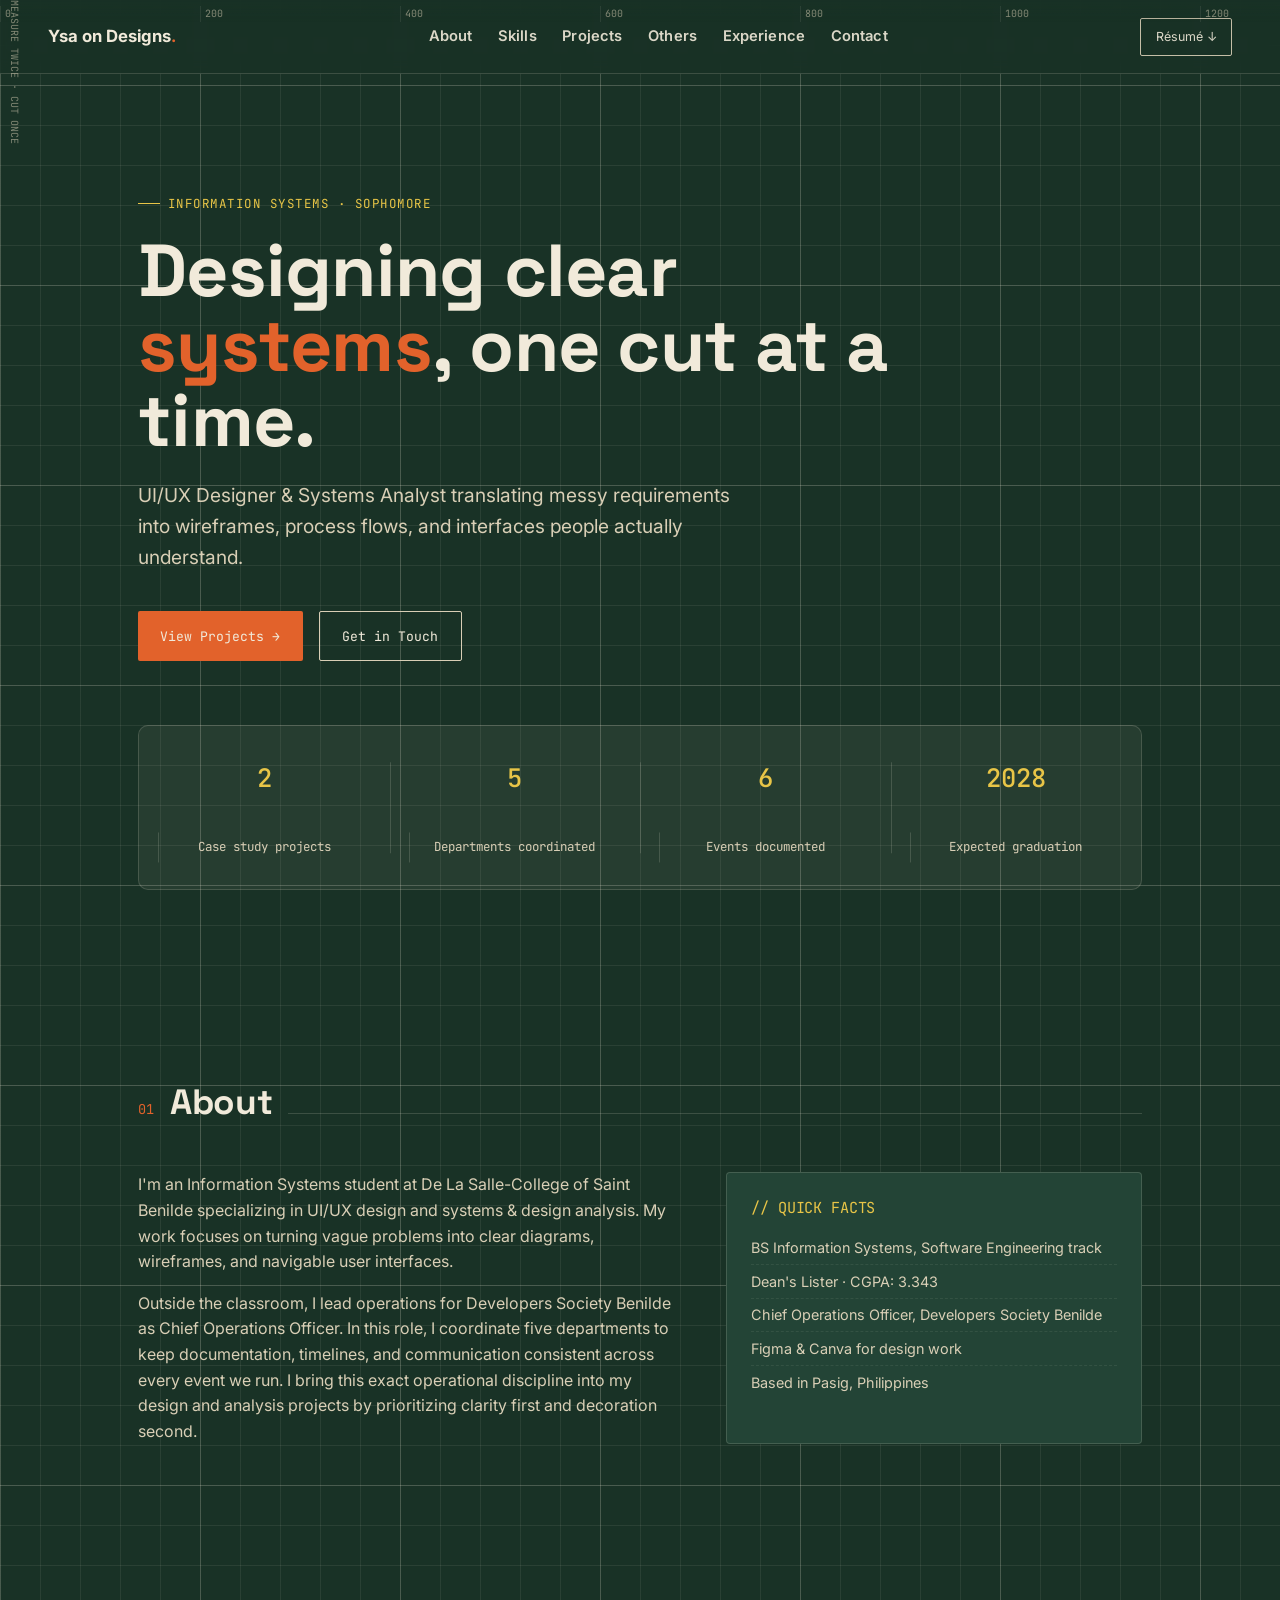
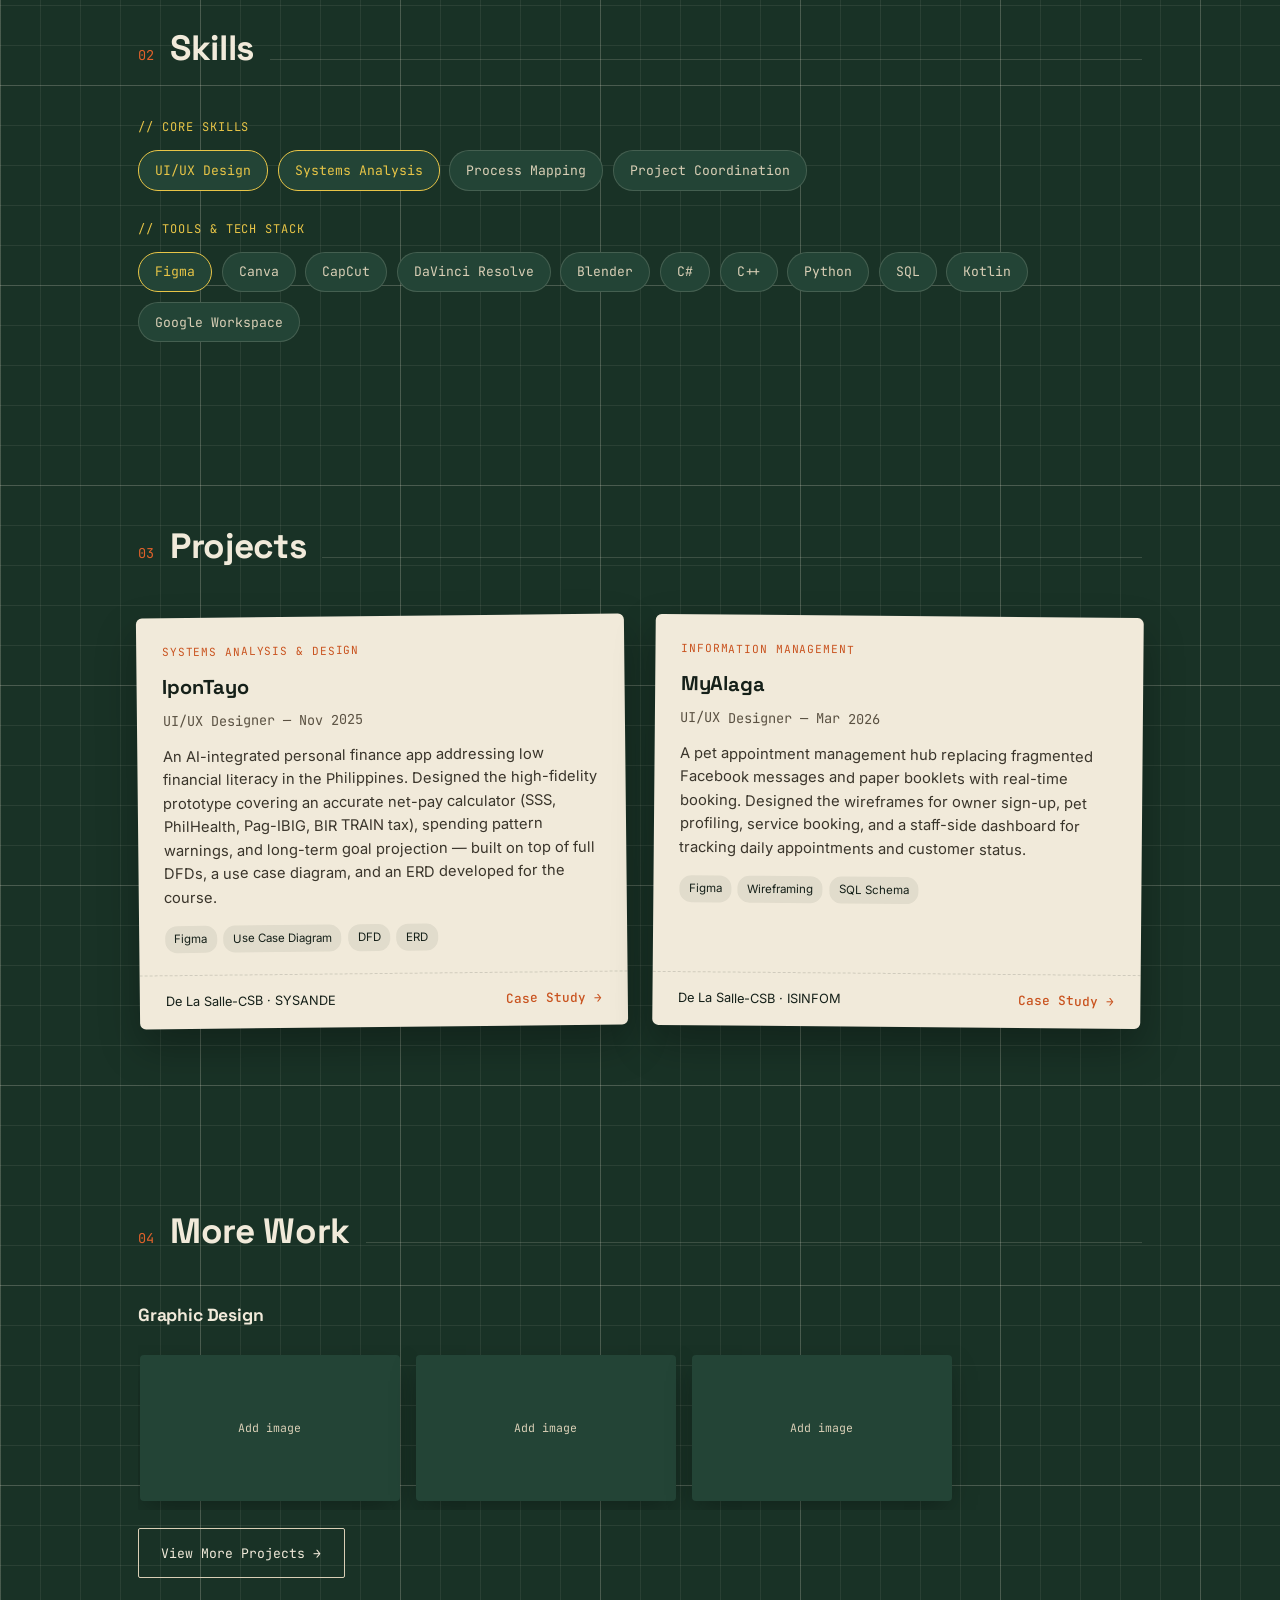
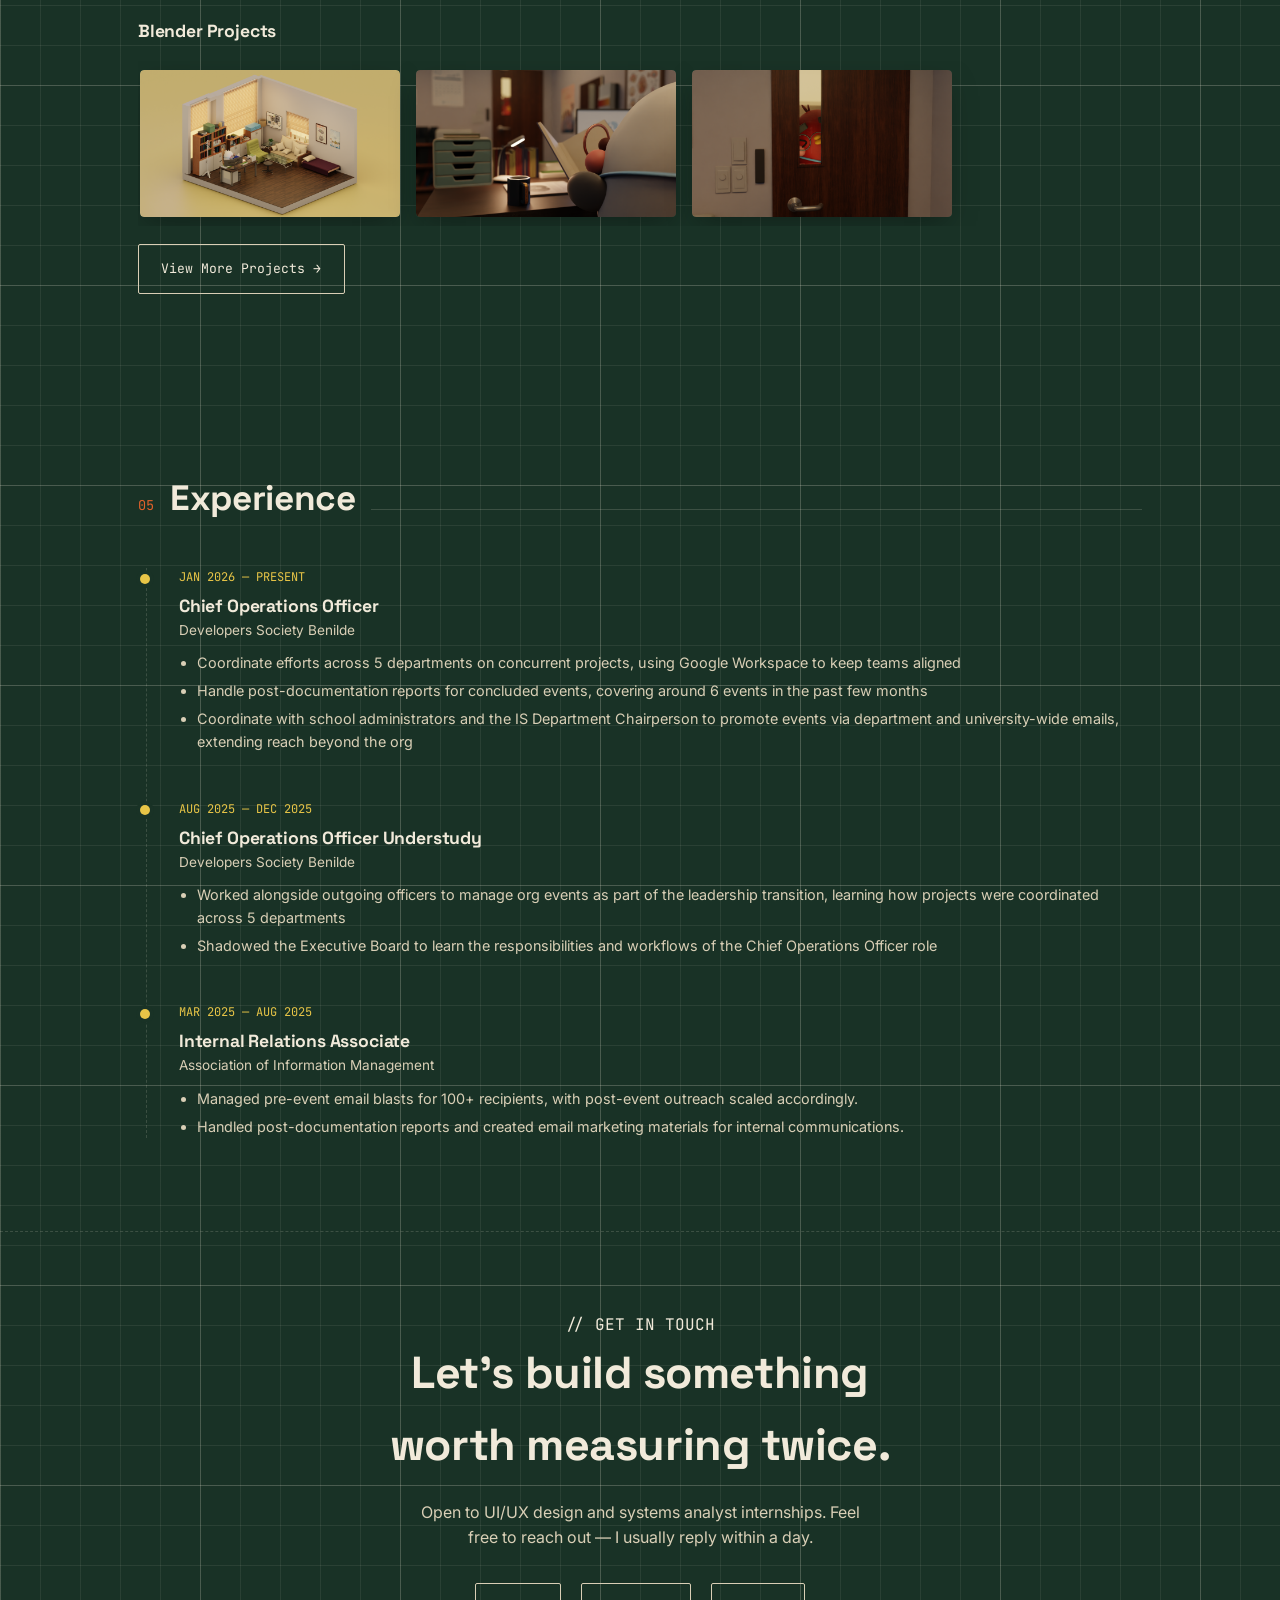
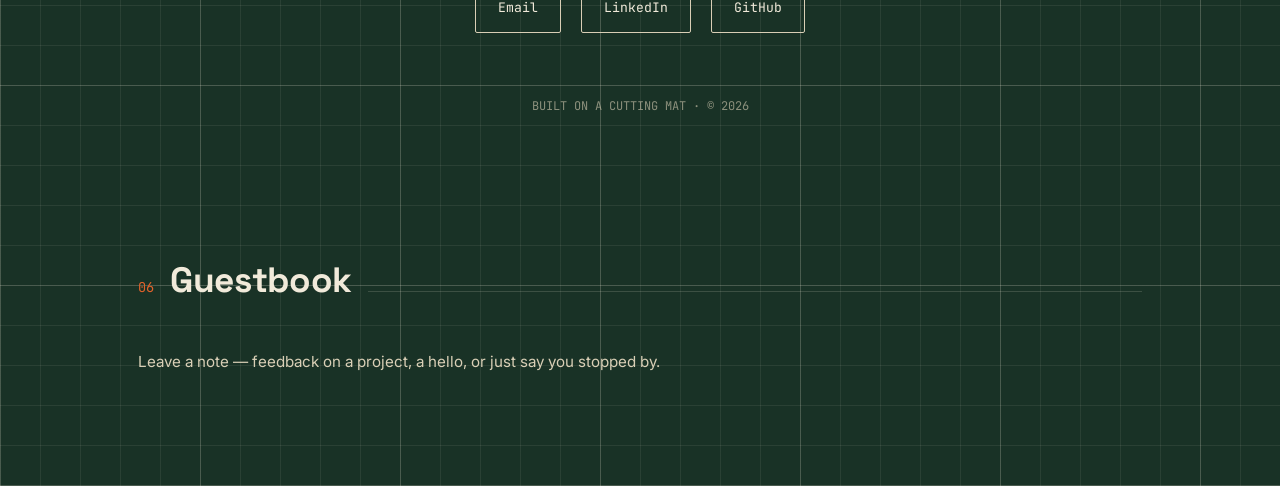
<file: index.html>
<!DOCTYPE html>
<html lang="en">
<head>
<meta charset="UTF-8">
<meta name="viewport" content="width=device-width, initial-scale=1.0">
<title>ysa-on-designs — UI/UX Designer &amp; Systems Analyst</title>
<link rel="preconnect" href="https://fonts.googleapis.com">
<link href="https://fonts.googleapis.com/css2?family=Space+Grotesk:wght@400;500;600;700&family=JetBrains+Mono:wght@400;500&family=Inter:wght@400;500;600&display=swap" rel="stylesheet">
<style>
  :root{
    --mat-dark:#193226;
    --mat-mid:#234436;
    --mat-line:rgba(240,233,216,0.08);
    --mat-line-strong:rgba(240,233,216,0.16);
    --cream:#F1EADA;
    --cream-dim:#D9CFB6;
    --ink:#152019;
    --blade:#E2622B;
    --blade-dim:#c9531f;
    --ruler-yellow:#E8C547;
    --gap:clamp(1.2rem, 4vw, 3rem);
  }
  *{box-sizing:border-box; margin:0; padding:0;}
  html{scroll-behavior:smooth;}
  body{
    background:
      repeating-linear-gradient(0deg, var(--mat-line) 0 1px, transparent 1px 40px),
      repeating-linear-gradient(90deg, var(--mat-line) 0 1px, transparent 1px 40px),
      repeating-linear-gradient(0deg, var(--mat-line-strong) 0 1px, transparent 1px 200px),
      repeating-linear-gradient(90deg, var(--mat-line-strong) 0 1px, transparent 1px 200px),
      var(--mat-dark);
    color:var(--cream);
    font-family:'Inter', sans-serif;
    line-height:1.6;
    -webkit-font-smoothing:antialiased;
  }
  h1,h2,h3{font-family:'Space Grotesk', sans-serif; letter-spacing:-0.01em;}
  .mono{font-family:'JetBrains Mono', monospace;}
  a{color:inherit;}
  ::selection{background:var(--blade); color:var(--cream);}

  .ruler-top, .ruler-left{position:fixed; z-index:50; color:var(--cream-dim); font-size:10px; opacity:.55; pointer-events:none;}
  .ruler-top{top:0; left:0; right:0; height:22px; display:flex; align-items:flex-end; background:linear-gradient(var(--mat-dark), transparent);}
  .ruler-top span{flex:0 0 200px; border-left:1px solid var(--mat-line-strong); padding-left:4px;}
  .ruler-left{top:0; bottom:0; left:0; width:22px; writing-mode:vertical-rl;}
  @media (max-width:700px){.ruler-top,.ruler-left{display:none;}}

  nav{
    position:sticky; top:0; z-index:40;
    display:flex; justify-content:space-between; align-items:center;
    padding:1.1rem var(--gap);
    background:rgba(25,50,38,0.85); backdrop-filter:blur(8px);
    border-bottom:1px solid var(--mat-line-strong);
  }
  nav .brand{font-weight:700; font-size:1.05rem;}
  nav .brand .dot{color:var(--blade);}
  nav ul{list-style:none; display:flex; gap:1.6rem; font-size:.92rem;}
  nav ul a{text-decoration:none; opacity:.9; font-weight:600; letter-spacing:.01em; transition:opacity .2s, color .2s;}
  nav ul a:hover{opacity:1; color:var(--ruler-yellow);}
  nav .resume-btn{
    font-size:.78rem; padding:.5rem .9rem; border:1px solid var(--cream-dim);
    border-radius:2px; text-decoration:none; opacity:.9;
  }
  @media (max-width:700px){ nav ul{display:none;} }

  section{padding:5.5rem var(--gap); max-width:1100px; margin:0 auto;}

  .hero{padding-top:7rem; padding-bottom:6rem; position:relative;}
  .hero .eyebrow{
    font-family:'JetBrains Mono', monospace; font-size:.78rem; letter-spacing:.12em;
    color:var(--ruler-yellow); text-transform:uppercase; margin-bottom:1.2rem;
    display:inline-flex; align-items:center; gap:.5rem;
  }
  .hero .eyebrow::before{content:''; width:22px; height:1px; background:var(--ruler-yellow);}
  .hero h1{font-size:clamp(2.4rem, 6vw, 4.6rem); line-height:1.02; font-weight:700; max-width:16ch;}
  .hero h1 .cut{color:var(--blade);}
  .hero p.tagline{
    margin-top:1.4rem; font-size:clamp(1rem,2vw,1.2rem); color:var(--cream-dim); max-width:52ch;
  }
  .hero .actions{display:flex; gap:1rem; margin-top:2.4rem; flex-wrap:wrap;}
  .btn{
    font-family:'JetBrains Mono', monospace; font-size:.82rem; padding:.85rem 1.4rem;
    border-radius:2px; text-decoration:none; display:inline-flex; align-items:center; gap:.5rem;
    transition:transform .15s ease, background .2s ease;
  }
  .btn:hover{transform:translateY(-2px);}
  .btn-primary{background:var(--blade); color:var(--cream);}
  .btn-primary:hover{background:var(--blade-dim);}
  .btn-outline{border:1px solid var(--cream-dim); color:var(--cream);}

  .strip{
    margin-top:4rem; display:flex; flex-wrap:wrap;
    background:rgba(241,234,218,0.06); border:1px solid var(--mat-line-strong); border-radius:10px;
    overflow:hidden;
  }
  .strip div{
    flex:1 1 160px; padding:1rem 1.2rem; text-align:center; position:relative;
  }
  .strip div:not(:first-child)::before{
    content:''; position:absolute; left:0; top:50%; transform:translateY(-50%);
    width:1px; height:56%; background:var(--mat-line-strong);
  }
  .strip .num{font-family:'JetBrains Mono',monospace; color:var(--ruler-yellow); font-size:1.6rem; font-weight:500; display:block;}
  .strip .lbl{font-size:.78rem; color:var(--cream-dim); margin-top:.4rem;}

  .section-head{display:flex; align-items:baseline; gap:1rem; margin-bottom:2.6rem;}
  .section-head .idx{font-family:'JetBrains Mono',monospace; color:var(--blade); font-size:.85rem;}
  .section-head h2{font-size:clamp(1.6rem,3.4vw,2.2rem);}
  .section-head::after{content:''; flex:1; height:1px; background:var(--mat-line-strong);}

  .about-grid{display:grid; grid-template-columns:1.3fr 1fr; gap:3rem;}
  .about-grid p{color:var(--cream-dim); font-size:1rem;}
  .about-grid p + p{margin-top:1rem;}
  .fact-card{
    background:var(--mat-mid); border:1px solid var(--mat-line-strong); border-radius:4px;
    padding:1.4rem 1.5rem;
  }
  .fact-card h3{font-size:.95rem; color:var(--ruler-yellow); margin-bottom:.7rem; font-family:'JetBrains Mono',monospace; font-weight:400;}
  .fact-card ul{list-style:none; font-size:.9rem; color:var(--cream-dim);}
  .fact-card li{padding:.3rem 0; border-bottom:1px dashed var(--mat-line);}
  .fact-card li:last-child{border-bottom:none;}
  @media (max-width:800px){.about-grid{grid-template-columns:1fr;}}

  .pegboard{display:flex; flex-wrap:wrap; gap:.6rem;}
  .sub-label{font-family:'JetBrains Mono',monospace; font-size:.75rem; color:var(--ruler-yellow); letter-spacing:.08em; margin-bottom:.8rem; display:block;}
  .peg{
    font-family:'JetBrains Mono',monospace; font-size:.82rem; padding:.55rem 1rem;
    background:var(--mat-mid); border:1px solid var(--mat-line-strong); border-radius:20px;
    color:var(--cream-dim);
  }
  .peg.accent{border-color:var(--ruler-yellow); color:var(--ruler-yellow);}

  .projects{display:grid; grid-template-columns:1fr 1fr; gap:1.8rem;}
  @media (max-width:800px){.projects{grid-template-columns:1fr;}}
  .card{
    background:var(--cream); color:var(--ink); border-radius:6px; overflow:hidden;
    box-shadow:0 18px 40px rgba(0,0,0,0.28);
    transform:rotate(var(--rot,0deg));
    transition:transform .25s ease, box-shadow .25s ease;
    display:flex; flex-direction:column;
  }
  .card:nth-child(1){--rot:-0.6deg;}
  .card:nth-child(2){--rot:0.5deg;}
  .card:hover{transform:rotate(0deg) translateY(-6px); box-shadow:0 26px 55px rgba(0,0,0,0.35);}
  .card-body{padding:1.6rem 1.6rem 1.4rem;}
  .card .tag{
    font-family:'JetBrains Mono',monospace; font-size:.7rem; text-transform:uppercase;
    letter-spacing:.08em; color:var(--blade-dim); margin-bottom:.6rem; display:block;
  }
  .card h3{font-size:1.25rem; margin-bottom:.5rem;}
  .card p.role{font-size:.85rem; color:#5a5142; margin-bottom:.8rem; font-family:'JetBrains Mono',monospace;}
  .card p.desc{font-size:.92rem; color:#3a352b;}
  .card .tools{display:flex; flex-wrap:wrap; gap:.4rem; margin-top:1rem;}
  .card .tools span{
    font-size:.72rem; padding:.25rem .6rem; background:rgba(21,32,25,0.07); border-radius:12px;
  }
  .card-foot{
    margin-top:auto; padding:1rem 1.6rem; border-top:1px dashed rgba(21,32,25,0.15);
    display:flex; justify-content:space-between; align-items:center; font-size:.8rem;
  }
  .card-foot a{text-decoration:none; font-family:'JetBrains Mono',monospace; color:var(--blade-dim); font-weight:500;}

  .timeline{border-left:1px dashed var(--mat-line-strong); padding-left:2rem; margin-left:.5rem;}

  /* Carousels for More Work section */
  .subsection{margin-top:2.4rem;}
  .subsection h3{font-size:1.1rem; margin-bottom:1rem;}
  .carousel{
  display:flex; gap:1rem; overflow-x:auto; padding:.6rem .1rem; scroll-snap-type:x mandatory;
  -webkit-overflow-scrolling:touch;
}
  .carousel::-webkit-scrollbar{height:6px;}
  .carousel::-webkit-scrollbar-thumb{background:var(--mat-line-strong); border-radius:3px;}
  .carousel-item{
  flex:0 0 260px; scroll-snap-align:start; aspect-ratio:16/9; border-radius:4px; overflow:hidden;
  background:var(--mat-mid); position:relative;
  box-shadow:0 10px 28px -6px rgba(0,0,0,0.35);
  transition:transform .4s cubic-bezier(0.22, 1, 0.36, 1), box-shadow .4s cubic-bezier(0.22, 1, 0.36, 1);
}
.carousel-item:hover{transform:translateY(-6px) scale(1.015); box-shadow:0 8px 20px rgba(0,0,0,0.3);}
.carousel-item img{width:100%; height:100%; object-fit:cover; display:block;}
.carousel-item:hover{transform:translateY(-4px); box-shadow:0 10px 28px -6px rgba(0,0,0,0.35);}
.carousel-item img{width:100%; height:100%; border-radius:4px; object-fit:cover; display:block;}

  .carousel-item img{width:100%; height:100%; object-fit:cover; display:block;}

.carousel-item.placeholder{
  display:flex; align-items:center; justify-content:center;
  color:var(--cream-dim); font-family:'JetBrains Mono',monospace; font-size:.72rem; text-align:center;
  padding:1rem;}

  .view-more{margin-top:1.1rem; display:inline-flex;}
  .t-item{position:relative; padding-bottom:2.6rem;}
  .t-item:last-child{padding-bottom:0;}
  .t-item::before{
    content:''; position:absolute; left:-2.42rem; top:.35rem; width:10px; height:10px;
    border-radius:50%; background:var(--ruler-yellow); box-shadow:0 0 0 4px var(--mat-dark);
  }
  .t-item .date{font-family:'JetBrains Mono',monospace; font-size:.75rem; color:var(--ruler-yellow);}
  .t-item h3{font-size:1.1rem; margin-top:.3rem;}
  .t-item .org{font-size:.85rem; color:var(--cream-dim); margin-bottom:.6rem;}
  .t-item ul{padding-left:1.1rem; font-size:.9rem; color:var(--cream-dim);}
  .t-item li{margin-bottom:.3rem;}

  footer{
    padding:5rem var(--gap) 3rem; text-align:center; border-top:1px dashed var(--mat-line-strong);
  }
  footer h2{font-size:clamp(1.8rem,4vw,2.8rem); max-width:18ch; margin:0 auto 1.2rem;}
  footer p{color:var(--cream-dim); max-width:44ch; margin:0 auto 2rem;}
  .contact-links{display:flex; justify-content:center; gap:1.2rem; flex-wrap:wrap;}
  footer .bottom{margin-top:4rem; font-size:.75rem; color:var(--cream-dim); font-family:'JetBrains Mono',monospace; opacity:.6;}

  @media (prefers-reduced-motion: reduce){
    *{transition:none !important;}
  }
</style>
</head>
<body>

<div class="ruler-top mono">
  <span>0</span><span>200</span><span>400</span><span>600</span><span>800</span><span>1000</span><span>1200</span>
</div>
<div class="ruler-left mono">MEASURE TWICE · CUT ONCE</div>

<nav>
  <div class="brand">Ysa on Designs<span class="dot">.</span></div>
  <ul>
    <li><a href="#about">About</a></li>
    <li><a href="#skills">Skills</a></li>
    <li><a href="#projects">Projects</a></li>
    <li><a href="#others">Others</a></li>
    <li><a href="#experience">Experience</a></li>
    <li><a href="#contact">Contact</a></li>
  </ul>
  <a class="resume-btn" href="DYG_CV_GitHub.pdf" target="_blank">Résumé ↓</a>
</nav>

<section class="hero">
  <span class="eyebrow">Information Systems · Sophomore</span>
  <h1>Designing clear <span class="cut">systems</span>, one cut at a time.</h1>
  <p class="tagline">UI/UX Designer &amp; Systems Analyst translating messy requirements into wireframes, process flows, and interfaces people actually understand.</p>
  <div class="actions">
    <a class="btn btn-primary" href="#projects">View Projects →</a>
    <a class="btn btn-outline" href="#contact">Get in Touch</a>
  </div>

  <div class="strip mono">
    <div><div class="num">2</div><div class="lbl">Case study projects</div></div>
    <div><div class="num">5</div><div class="lbl">Departments coordinated</div></div>
    <div><div class="num">6</div><div class="lbl">Events documented</div></div>
    <div><div class="num">2028</div><div class="lbl">Expected graduation</div></div>
  </div>
</section>

<section id="about">
  <div class="section-head"><span class="idx mono">01</span><h2>About</h2></div>
  <div class="about-grid">
    <div>
      <p>I'm an Information Systems student at De La Salle-College of Saint Benilde specializing in UI/UX design and systems & design analysis. My work focuses on turning vague problems into clear diagrams, wireframes, and navigable user interfaces.</p>
      <p>Outside the classroom, I lead operations for Developers Society Benilde as Chief Operations Officer. In this role, I coordinate five departments to keep documentation, timelines, and communication consistent across every event we run. I bring this exact operational discipline into my design and analysis projects by prioritizing clarity first and decoration second.</p>
    </div>
    <div class="fact-card">
      <h3>// QUICK FACTS</h3>
      <ul>
        <li>BS Information Systems, Software Engineering track</li>
        <li>Dean's Lister · CGPA: 3.343</li>
        <li>Chief Operations Officer, Developers Society Benilde</li>
        <li>Figma &amp; Canva for design work</li>
        <li>Based in Pasig, Philippines</li>
      </ul>
    </div>
  </div>
</section>

<section id="skills">
  <div class="section-head"><span class="idx mono">02</span><h2>Skills</h2></div>
  <span class="sub-label">// CORE SKILLS</span>
  <div class="pegboard">
    <span class="peg accent">UI/UX Design</span>
    <span class="peg accent">Systems Analysis</span>
    <span class="peg">Process Mapping</span>
    <span class="peg">Project Coordination</span>
  </div>
  <span class="sub-label" style="margin-top:1.8rem;">// TOOLS &amp; TECH STACK</span>
  <div class="pegboard">
    <span class="peg accent">Figma</span>
    <span class="peg">Canva</span>
    <span class="peg">CapCut</span>
    <span class="peg">DaVinci Resolve</span>
    <span class="peg">Blender</span>
    <span class="peg">C#</span>
    <span class="peg">C++</span>
    <span class="peg">Python</span>
    <span class="peg">SQL</span>
    <span class="peg">Kotlin</span>
    <span class="peg">Google Workspace</span>
  </div>
</section>

<section id="projects">
  <div class="section-head"><span class="idx mono">03</span><h2>Projects</h2></div>
  <div class="projects">

    <div class="card">
      <div class="card-body">
        <span class="tag">Systems Analysis &amp; Design</span>
        <h3>IponTayo</h3>
        <p class="role">UI/UX Designer — Nov 2025</p>
        <p class="desc">An AI-integrated personal finance app addressing low financial literacy in the Philippines. Designed the high-fidelity prototype covering an accurate net-pay calculator (SSS, PhilHealth, Pag-IBIG, BIR TRAIN tax), spending pattern warnings, and long-term goal projection — built on top of full DFDs, a use case diagram, and an ERD developed for the course.</p>
        <div class="tools"><span>Figma</span><span>Use Case Diagram</span><span>DFD</span><span>ERD</span></div>
      </div>
      <div class="card-foot">
        <span>De La Salle-CSB · SYSANDE</span>
        <a href="ipontayo.html">Case Study →</a>
      </div>
    </div>

    <div class="card">
      <div class="card-body">
        <span class="tag">Information Management</span>
        <h3>MyAlaga</h3>
        <p class="role">UI/UX Designer — Mar 2026</p>
        <p class="desc">A pet appointment management hub replacing fragmented Facebook messages and paper booklets with real-time booking. Designed the wireframes for owner sign-up, pet profiling, service booking, and a staff-side dashboard for tracking daily appointments and customer status.</p>
        <div class="tools"><span>Figma</span><span>Wireframing</span><span>SQL Schema</span></div>
      </div>
      <div class="card-foot">
        <span>De La Salle-CSB · ISINFOM</span>
        <a href="myalaga.html">Case Study →</a>
      </div>
    </div>

  </div>
</section>

<section id="others">
  <div class="section-head"><span class="idx mono">04</span><h2>More Work</h2></div>

  <div class="subsection">
    <h3>Graphic Design</h3>
    <div class="carousel">
  <div class="carousel-item placeholder">Add image</div>
  <div class="carousel-item placeholder">Add image</div>
  <div class="carousel-item placeholder">Add image</div>
</div>
    <a class="btn btn-outline view-more" href="graphics.html">View More Projects →</a>
  </div>

  <div class="subsection">
    <h3>Blender Projects</h3>
    <div class="carousel">
  <div class="carousel-item"><img src="Projects/CSH_FullOffice/CSH_OfficeRender_Day.png" alt="Chae Songhwa's Office Rendered"></div>
  <div class="carousel-item"><img src="Projects/CSH_FullOffice/CSH_Scene1.png" alt="Hospital Playlist scene"></div>
  <div class="carousel-item"><img src="Projects/CSH_FullOffice/CSH_Scene2.png" alt="Hospital Playlist scene"></div>
</div>
    <a class="btn btn-outline view-more" href="blender.html">View More Projects →</a>
  </div>
</section>

<section id="experience">
  <div class="section-head"><span class="idx mono">05</span><h2>Experience</h2></div>
  <div class="timeline">
    <div class="t-item">
      <div class="date mono">JAN 2026 — PRESENT</div>
      <h3>Chief Operations Officer</h3>
      <div class="org">Developers Society Benilde</div>
      <ul>
        <li>Coordinate efforts across 5 departments on concurrent projects, using Google Workspace to keep teams aligned</li>
        <li>Handle post-documentation reports for concluded events, covering around 6 events in the past few months</li>
        <li>Coordinate with school administrators and the IS Department Chairperson to promote events via department and university-wide emails, extending reach beyond the org</li>
      </ul>
    </div>
    <div class="t-item">
      <div class="date mono">AUG 2025 — DEC 2025</div>
      <h3>Chief Operations Officer Understudy</h3>
      <div class="org">Developers Society Benilde</div>
      <ul>
        <li>Worked alongside outgoing officers to manage org events as part of the leadership transition, learning how projects were coordinated across 5 departments</li>
        <li>Shadowed the Executive Board to learn the responsibilities and workflows of the Chief Operations Officer role</li>
      </ul>
    </div>
    <div class="t-item">
      <div class="date mono">MAR 2025 — AUG 2025</div>
      <h3>Internal Relations Associate</h3>
      <div class="org">Association of Information Management</div>
      <ul>
        <li>Managed pre-event email blasts for 100+ recipients, with post-event outreach scaled accordingly.</li>
        <li>Handled post-documentation reports and created email marketing materials for internal communications.</li>
      </ul>
    </div>
  </div>
</section>

<footer id="contact">
  <span class="eyebrow mono" style="justify-content:center;">// GET IN TOUCH</span>
  <h2>Let's build something worth measuring twice.</h2>
  <p>Open to UI/UX design and systems analyst internships. Feel free to reach out — I usually reply within a day.</p>
  <div class="contact-links">
    <a class="btn btn-outline" href="mailto:imysa.gaspar@gmail.com">Email</a>
    <a class="btn btn-outline" href="https://www.linkedin.com/in/ysa-gaspar/" target="_blank">LinkedIn</a>
    <a class="btn btn-outline" href="https://github.com/ysa-on-designs" target="_blank">GitHub</a>
  </div>
  <div class="bottom">BUILT ON A CUTTING MAT · © 2026</div>
</footer>

<section id="guestbook">
  <div class="section-head"><span class="idx mono">06</span><h2>Guestbook</h2></div>
  <p style="color:var(--cream-dim); font-size:.95rem; max-width:60ch; margin-bottom:1.5rem;">
    Leave a note — feedback on a project, a hello, or just say you stopped by.
  </p>
  <div id="giscus-comments"></div>
  <script src="https://giscus.app/client.js"
        data-repo="ysa-on-designs/ysa-studio"
        data-repo-id="R_kgDONyL5RQ"
        data-category="Comments"
        data-category-id="DIC_kwDONyL5Rc4DB16m"
        data-mapping="pathname"
        data-strict="0"
        data-reactions-enabled="1"
        data-emit-metadata="0"
        data-input-position="bottom"
        data-theme="gruvbox_light"
        data-lang="en"
        crossorigin="anonymous"
        async>
</script>
</section>
  
</body>
</html>
</file>
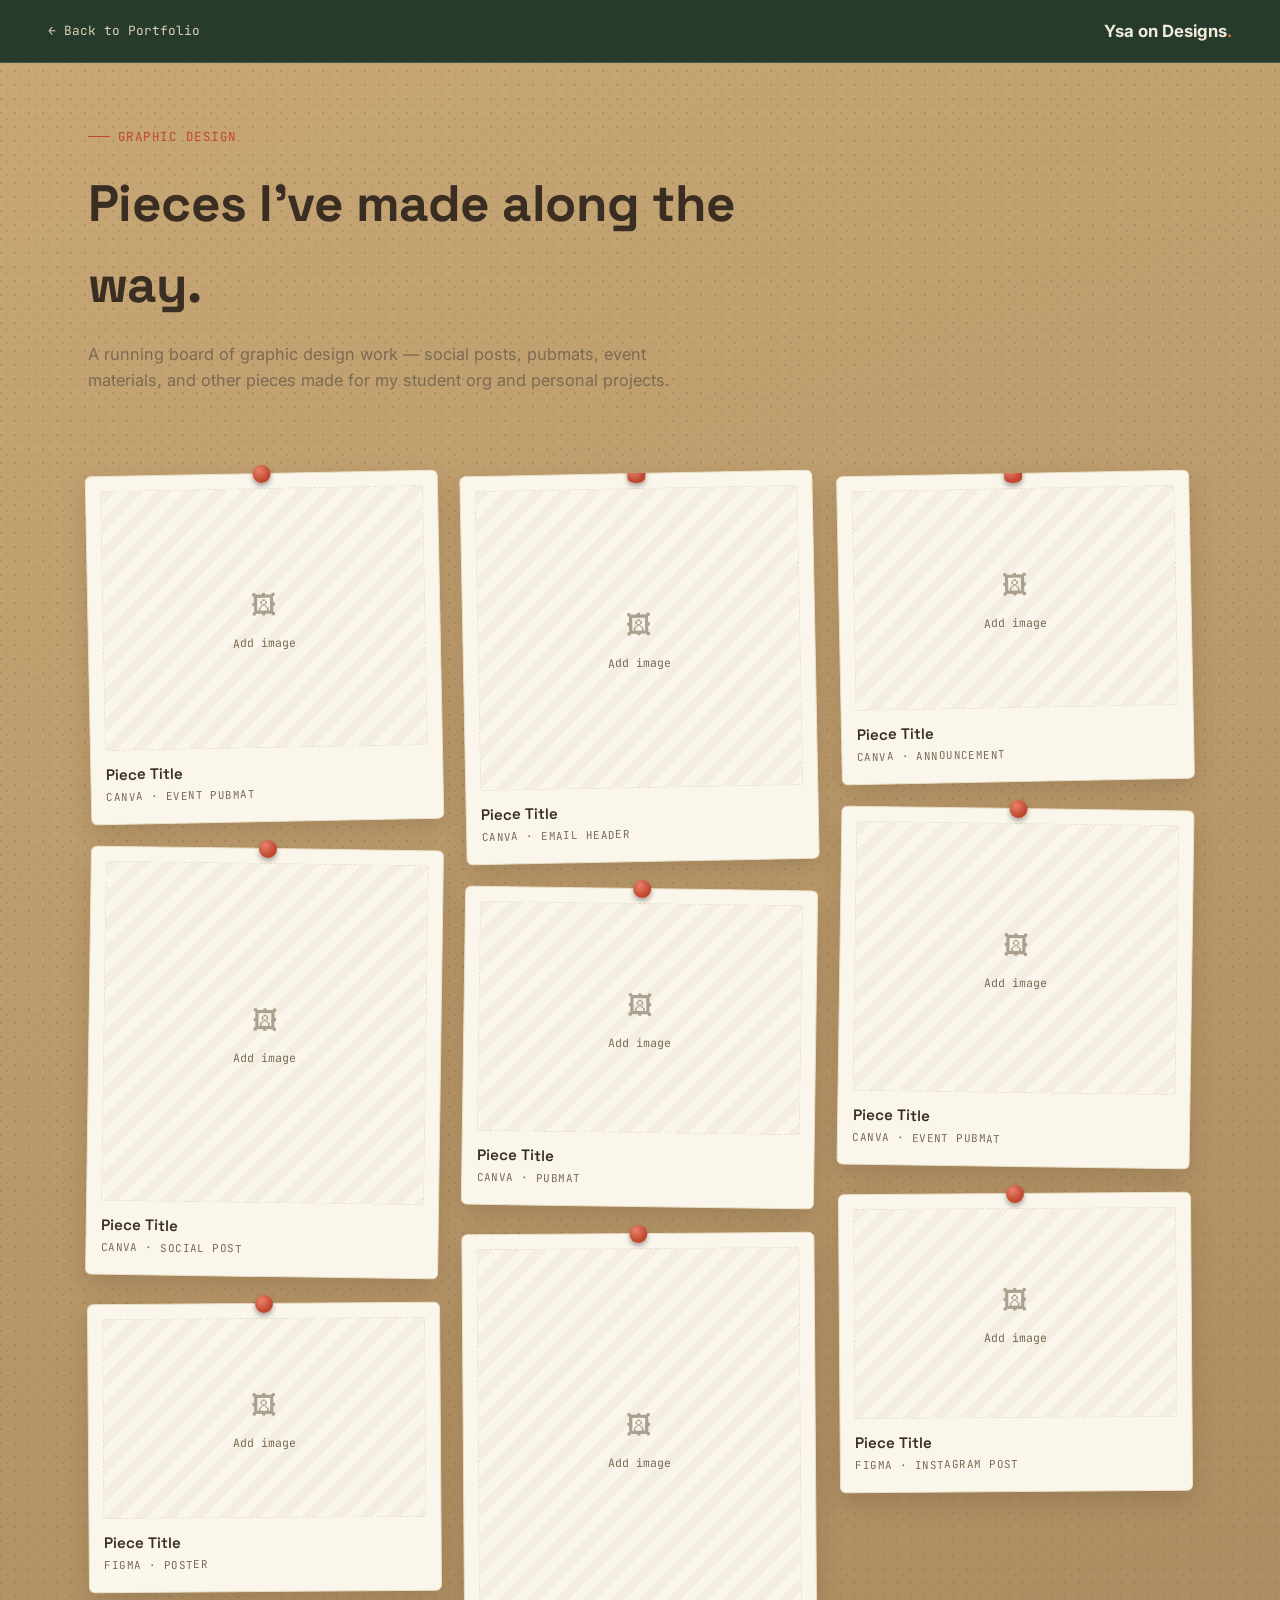
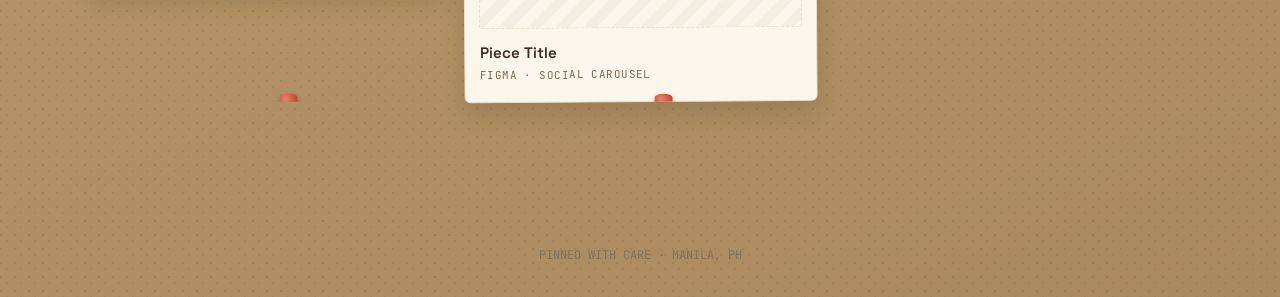
<file: graphics.html>
<!DOCTYPE html>
<html lang="en">
<head>
<meta charset="UTF-8">
<meta name="viewport" content="width=device-width, initial-scale=1.0">
<title>Graphic Design — Ysa on Designs</title>
<link rel="preconnect" href="https://fonts.googleapis.com">
<link href="https://fonts.googleapis.com/css2?family=Space+Grotesk:wght@400;500;600;700&family=JetBrains+Mono:wght@400;500&family=Inter:wght@400;500;600&display=swap" rel="stylesheet">
<style>
  :root{
    /* Brand carryover from main site, kept for nav continuity */
    --mat-dark:#193226; --mat-mid:#234436; --mat-line-strong:rgba(240,233,216,0.16);
    --cream:#F1EADA; --cream-dim:#D9CFB6; --blade:#E2622B; --blade-dim:#c9531f; --ruler-yellow:#E8C547;

    /* Corkboard / moodboard palette, unique to this page */
    --cork:#C9A876;
    --cork-dark:#A9895E;
    --cork-deep:#8C6F49;
    --paper:#FBF6EC;
    --paper-edge:#EBE0C8;
    --ink:#3A2E22;
    --ink-dim:#7A6A54;
    --pin-red:#C1462F;
    --gap:clamp(1.2rem, 4vw, 3rem);
  }
  *{box-sizing:border-box; margin:0; padding:0;}
  html{scroll-behavior:smooth;}
  body{
    background:
      radial-gradient(circle at 1px 1px, rgba(140,111,73,0.35) 1px, transparent 1.6px) 0 0/14px 14px,
      radial-gradient(circle at 7px 7px, rgba(140,111,73,0.22) 1px, transparent 1.6px) 0 0/14px 14px,
      linear-gradient(160deg, var(--cork) 0%, var(--cork-dark) 100%);
    color:var(--ink);
    font-family:'Inter', sans-serif;
    line-height:1.6;
    -webkit-font-smoothing:antialiased;
    min-height:100vh;
  }
  h1,h2,h3{font-family:'Space Grotesk', sans-serif; letter-spacing:-0.01em;}
  .mono{font-family:'JetBrains Mono', monospace;}
  a{color:inherit;}

  /* Nav stays brand-consistent with the rest of the site */
  nav{
    position:sticky; top:0; z-index:40;
    display:flex; justify-content:space-between; align-items:center;
    padding:1.1rem var(--gap);
    background:rgba(25,50,38,0.92); backdrop-filter:blur(8px);
    border-bottom:1px solid var(--mat-line-strong);
  }
  nav .brand{font-weight:700; font-size:1.05rem; color:var(--cream);}
  nav .brand .dot{color:var(--blade);}
  .back-link{
    font-family:'JetBrains Mono',monospace; font-size:.8rem; text-decoration:none; color:var(--cream-dim);
    display:flex; align-items:center; gap:.4rem; transition:color .2s;
  }
  .back-link:hover{color:var(--ruler-yellow);}

  main{max-width:1200px; margin:0 auto; padding:0 var(--gap) 6rem;}

  .gd-hero{padding:3.5rem 0 2.5rem;}
  .gd-hero .eyebrow{
    font-family:'JetBrains Mono', monospace; font-size:.78rem; letter-spacing:.12em; color:var(--pin-red);
    text-transform:uppercase; margin-bottom:1rem; display:inline-flex; align-items:center; gap:.5rem;
  }
  .gd-hero .eyebrow::before{content:''; width:22px; height:1px; background:var(--pin-red);}
  .gd-hero h1{font-size:clamp(2.1rem, 5vw, 3.2rem); color:var(--ink); max-width:20ch;}
  .gd-hero p.sub{margin-top:.9rem; font-size:1.02rem; color:var(--ink-dim); max-width:60ch;}

  /* Masonry gallery */
  .gallery{
    column-count:3; column-gap:1.4rem; margin-top:2.5rem;
  }
  @media (max-width:900px){.gallery{column-count:2;}}
  @media (max-width:560px){.gallery{column-count:1;}}

  .pin-card{
    break-inside:avoid; margin-bottom:1.6rem; position:relative;
    background:var(--paper); border:1px solid var(--paper-edge);
    border-radius:6px; padding:.9rem .9rem 1.1rem;
    box-shadow:0 10px 24px rgba(60,45,25,0.18);
    transform:rotate(var(--tilt, 0deg));
  }
  .pin-card:nth-child(3n+1){--tilt:-1.1deg;}
  .pin-card:nth-child(3n+2){--tilt:0.8deg;}
  .pin-card:nth-child(3n){--tilt:-0.4deg;}

  .pin-dot{
    position:absolute; top:-9px; left:50%; transform:translateX(-50%);
    width:18px; height:18px; border-radius:50%;
    background:radial-gradient(circle at 35% 30%, #e8836a, var(--pin-red) 65%);
    box-shadow:0 3px 5px rgba(0,0,0,0.35);
  }

  .pin-media{
    width:100%; border-radius:3px; overflow:hidden; background:var(--paper-edge);
    display:flex; align-items:center; justify-content:center;
  }
  .pin-media img{width:100%; display:block;}
  /* Placeholder sizing until real media is added; remove inline heights once <img> src is real */
  .pin-placeholder{
    width:100%; display:flex; flex-direction:column; align-items:center; justify-content:center;
    gap:.5rem; color:var(--ink-dim); font-family:'JetBrains Mono',monospace; font-size:.72rem;
    text-align:center; padding:1rem; border:1.5px dashed var(--paper-edge); border-radius:3px;
    background:repeating-linear-gradient(135deg, rgba(140,111,73,0.06) 0 10px, transparent 10px 20px);
  }
  .pin-placeholder .icon{font-size:1.6rem; opacity:.6;}

  .pin-cap{margin-top:.7rem;}
  .pin-cap .title{font-family:'Space Grotesk',sans-serif; font-size:.95rem; font-weight:600; color:var(--ink);}
  .pin-cap .tools{
    margin-top:.15rem; font-family:'JetBrains Mono',monospace; font-size:.68rem; color:var(--ink-dim);
    text-transform:uppercase; letter-spacing:.04em;
  }

  footer{
    padding:3rem var(--gap) 2rem; text-align:center;
    font-size:.75rem; color:var(--ink-dim); font-family:'JetBrains Mono',monospace; opacity:.8;
  }
</style>
</head>
<body>

<nav>
  <a class="back-link" href="index.html">← Back to Portfolio</a>
  <div class="brand">Ysa on Designs<span class="dot">.</span></div>
</nav>

<main>
  <div class="gd-hero">
    <span class="eyebrow">Graphic Design</span>
    <h1>Pieces I've made along the way.</h1>
    <p class="sub">A running board of graphic design work — social posts, pubmats, event materials, and other pieces made for my student org and personal projects.</p>
  </div>

  <div class="gallery">

    <!-- Each .pin-card below is a placeholder. To add a real piece:
         1) Replace the .pin-placeholder div with: <div class="pin-media"><img src="graphics/your-file.jpg" alt="..."></div>
         2) Update the title and tools text in .pin-cap
         3) Adjust the placeholder's inline height (or remove it once a real image is in, images size themselves) -->

    <div class="pin-card"><span class="pin-dot"></span>
      <div class="pin-placeholder" style="height:260px;"><span class="icon">🖼</span>Add image</div>
      <div class="pin-cap"><div class="title">Piece Title</div><div class="tools">Canva · Event Pubmat</div></div>
    </div>

    <div class="pin-card"><span class="pin-dot"></span>
      <div class="pin-placeholder" style="height:340px;"><span class="icon">🖼</span>Add image</div>
      <div class="pin-cap"><div class="title">Piece Title</div><div class="tools">Canva · Social Post</div></div>
    </div>

    <div class="pin-card"><span class="pin-dot"></span>
      <div class="pin-placeholder" style="height:200px;"><span class="icon">🖼</span>Add image</div>
      <div class="pin-cap"><div class="title">Piece Title</div><div class="tools">Figma · Poster</div></div>
    </div>

    <div class="pin-card"><span class="pin-dot"></span>
      <div class="pin-placeholder" style="height:300px;"><span class="icon">🖼</span>Add image</div>
      <div class="pin-cap"><div class="title">Piece Title</div><div class="tools">Canva · Email Header</div></div>
    </div>

    <div class="pin-card"><span class="pin-dot"></span>
      <div class="pin-placeholder" style="height:230px;"><span class="icon">🖼</span>Add image</div>
      <div class="pin-cap"><div class="title">Piece Title</div><div class="tools">Canva · Pubmat</div></div>
    </div>

    <div class="pin-card"><span class="pin-dot"></span>
      <div class="pin-placeholder" style="height:380px;"><span class="icon">🖼</span>Add image</div>
      <div class="pin-cap"><div class="title">Piece Title</div><div class="tools">Figma · Social Carousel</div></div>
    </div>

    <div class="pin-card"><span class="pin-dot"></span>
      <div class="pin-placeholder" style="height:220px;"><span class="icon">🖼</span>Add image</div>
      <div class="pin-cap"><div class="title">Piece Title</div><div class="tools">Canva · Announcement</div></div>
    </div>

    <div class="pin-card"><span class="pin-dot"></span>
      <div class="pin-placeholder" style="height:270px;"><span class="icon">🖼</span>Add image</div>
      <div class="pin-cap"><div class="title">Piece Title</div><div class="tools">Canva · Event Pubmat</div></div>
    </div>

    <div class="pin-card"><span class="pin-dot"></span>
      <div class="pin-placeholder" style="height:210px;"><span class="icon">🖼</span>Add image</div>
      <div class="pin-cap"><div class="title">Piece Title</div><div class="tools">Figma · Instagram Post</div></div>
    </div>

  </div>
</main>

<footer>PINNED WITH CARE · MANILA, PH</footer>

</body>
</html>
</file>
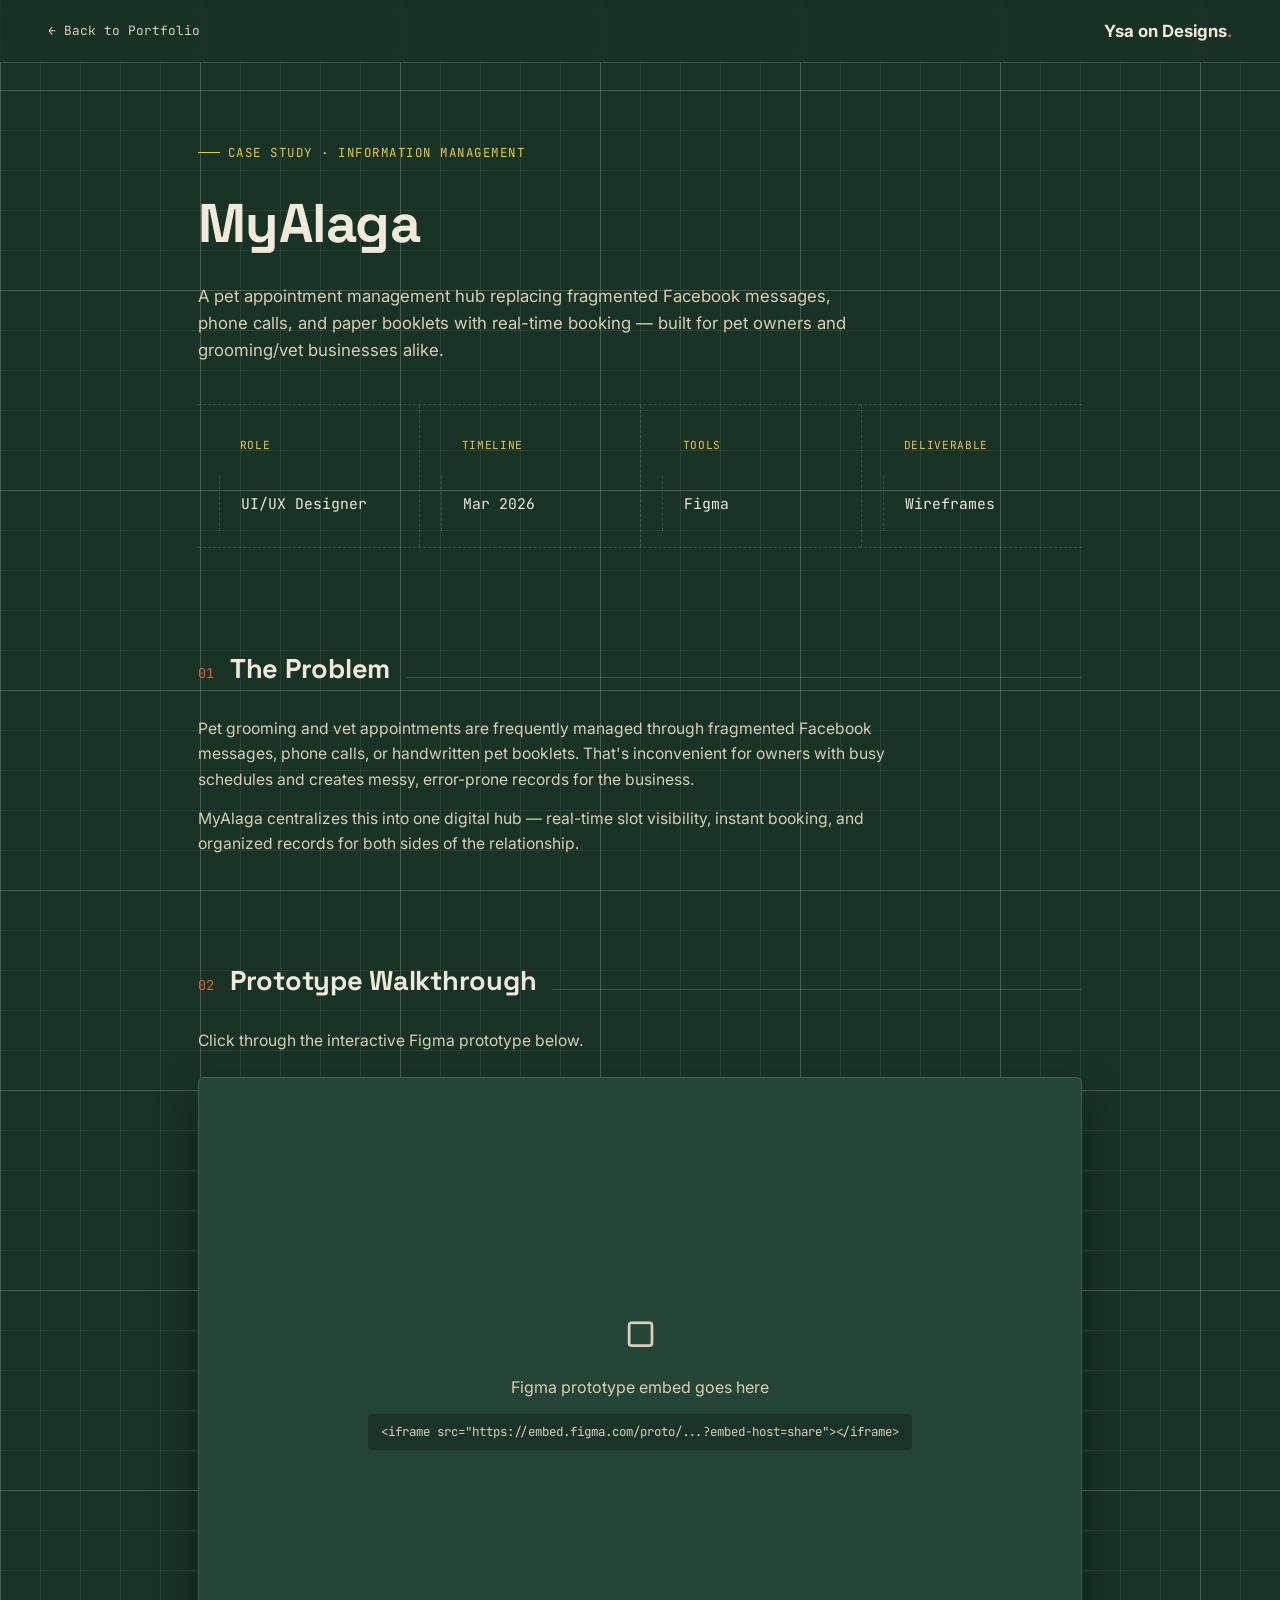
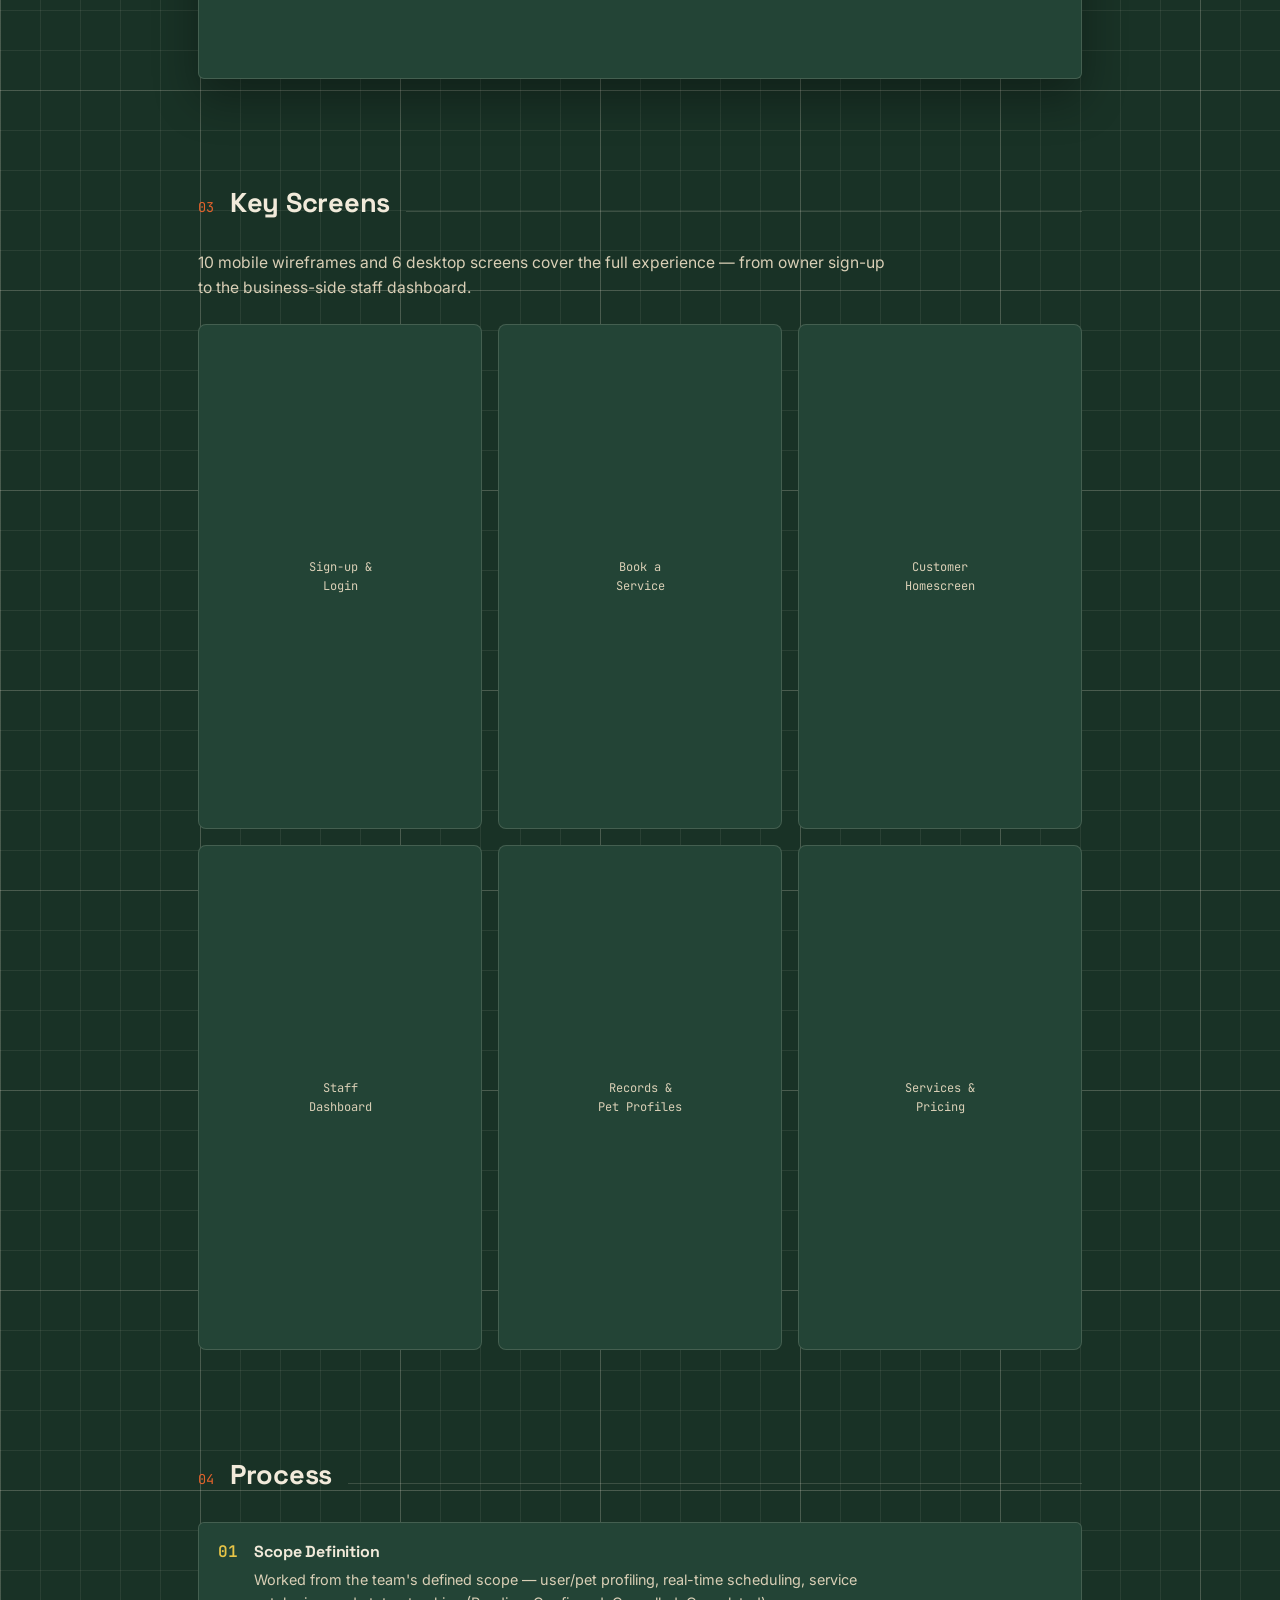
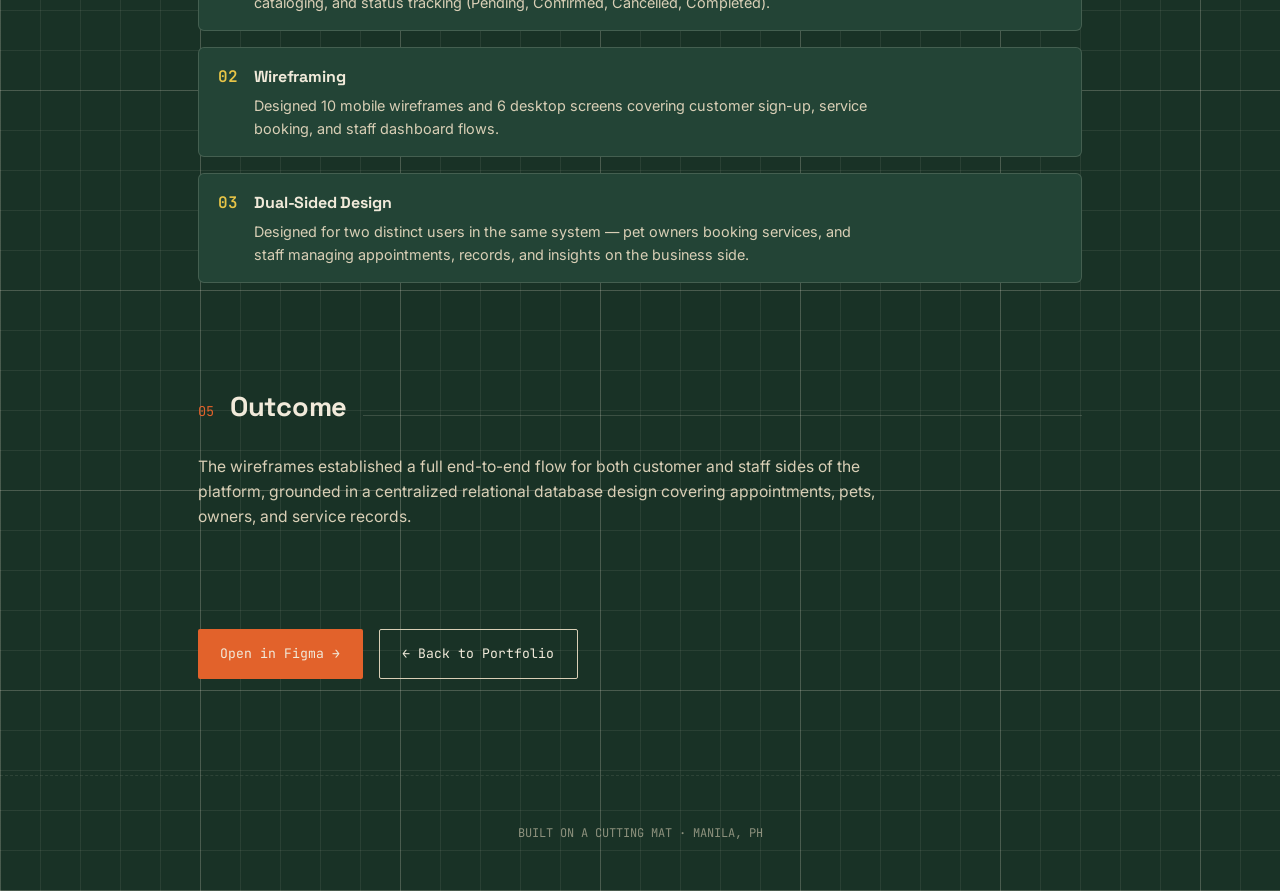
<file: myalaga.html>
<!DOCTYPE html>
<html lang="en">
<head>
<meta charset="UTF-8">
<meta name="viewport" content="width=device-width, initial-scale=1.0">
<title>MyAlaga — Case Study | Ysa on Designs</title>
<link rel="preconnect" href="https://fonts.googleapis.com">
<link href="https://fonts.googleapis.com/css2?family=Space+Grotesk:wght@400;500;600;700&family=JetBrains+Mono:wght@400;500&family=Inter:wght@400;500;600&display=swap" rel="stylesheet">
<style>
  :root{
    --mat-dark:#193226; --mat-mid:#234436;
    --mat-line:rgba(240,233,216,0.08); --mat-line-strong:rgba(240,233,216,0.16);
    --cream:#F1EADA; --cream-dim:#D9CFB6; --ink:#152019;
    --blade:#E2622B; --blade-dim:#c9531f; --ruler-yellow:#E8C547;
    --gap:clamp(1.2rem, 4vw, 3rem);
  }
  *{box-sizing:border-box; margin:0; padding:0;}
  html{scroll-behavior:smooth;}
  body{
    background:
      repeating-linear-gradient(0deg, var(--mat-line) 0 1px, transparent 1px 40px),
      repeating-linear-gradient(90deg, var(--mat-line) 0 1px, transparent 1px 40px),
      repeating-linear-gradient(0deg, var(--mat-line-strong) 0 1px, transparent 1px 200px),
      repeating-linear-gradient(90deg, var(--mat-line-strong) 0 1px, transparent 1px 200px),
      var(--mat-dark);
    color:var(--cream); font-family:'Inter', sans-serif; line-height:1.6; -webkit-font-smoothing:antialiased;
  }
  h1,h2,h3{font-family:'Space Grotesk', sans-serif; letter-spacing:-0.01em;}
  .mono{font-family:'JetBrains Mono', monospace;}
  a{color:inherit;}
  ::selection{background:var(--blade); color:var(--cream);}

  nav{
    position:sticky; top:0; z-index:40; display:flex; justify-content:space-between; align-items:center;
    padding:1.1rem var(--gap); background:rgba(25,50,38,0.85); backdrop-filter:blur(8px);
    border-bottom:1px solid var(--mat-line-strong);
  }
  nav .brand{font-weight:700; font-size:1.05rem;}
  nav .brand .dot{color:var(--blade);}
  .back-link{
    font-family:'JetBrains Mono',monospace; font-size:.8rem; text-decoration:none; color:var(--cream-dim);
    display:flex; align-items:center; gap:.4rem; transition:color .2s;
  }
  .back-link:hover{color:var(--ruler-yellow);}

  main{max-width:980px; margin:0 auto; padding:0 var(--gap) 6rem;}

  .cs-hero{padding:4.5rem 0 3rem;}
  .cs-hero .eyebrow{
    font-family:'JetBrains Mono', monospace; font-size:.78rem; letter-spacing:.12em; color:var(--ruler-yellow);
    text-transform:uppercase; margin-bottom:1.1rem; display:inline-flex; align-items:center; gap:.5rem;
  }
  .cs-hero .eyebrow::before{content:''; width:22px; height:1px; background:var(--ruler-yellow);}
  .cs-hero h1{font-size:clamp(2.2rem, 5vw, 3.4rem); max-width:20ch;}
  .cs-hero p.sub{margin-top:1rem; font-size:1.05rem; color:var(--cream-dim); max-width:60ch;}

  .meta-strip{
    display:flex; flex-wrap:wrap; gap:0; margin-top:2.5rem;
    border-top:1px dashed var(--mat-line-strong); border-bottom:1px dashed var(--mat-line-strong);
  }
  .meta-strip div{flex:1 1 160px; padding:1rem 1.3rem; border-left:1px dashed var(--mat-line-strong);}
  .meta-strip div:first-child{border-left:none;}
  .meta-strip .lbl{font-family:'JetBrains Mono',monospace; font-size:.7rem; color:var(--ruler-yellow); text-transform:uppercase; letter-spacing:.06em;}
  .meta-strip .val{margin-top:.3rem; font-size:.92rem;}

  section{padding:3.2rem 0;}
  .section-head{display:flex; align-items:baseline; gap:1rem; margin-bottom:1.6rem;}
  .section-head .idx{font-family:'JetBrains Mono',monospace; color:var(--blade); font-size:.85rem;}
  .section-head h2{font-size:clamp(1.3rem,3vw,1.7rem);}
  .section-head::after{content:''; flex:1; height:1px; background:var(--mat-line-strong);}
  section p{color:var(--cream-dim); font-size:.98rem; max-width:70ch;}
  section p + p{margin-top:.9rem;}

  .embed-frame{
    margin-top:1.5rem; border-radius:6px; overflow:hidden; border:1px solid var(--mat-line-strong);
    box-shadow:0 20px 45px rgba(0,0,0,0.32); background:var(--mat-mid);
  }
  .embed-frame iframe{width:100%; height:600px; display:block; border:none;}
  .embed-placeholder{
    height:600px; display:flex; flex-direction:column; align-items:center; justify-content:center; gap:.8rem;
    color:var(--cream-dim); text-align:center; padding:2rem;
  }
  .embed-placeholder .icon{font-size:2.2rem;}
  .embed-placeholder code{
    font-family:'JetBrains Mono',monospace; font-size:.78rem; background:rgba(0,0,0,0.25);
    padding:.5rem .8rem; border-radius:4px; max-width:90%; overflow-wrap:break-word;
  }

  .shot-grid{display:grid; grid-template-columns:repeat(3, 1fr); gap:1rem; margin-top:1.5rem;}
  .shot{
    aspect-ratio:9/16; background:var(--mat-mid); border:1px solid var(--mat-line-strong); border-radius:8px;
    display:flex; align-items:center; justify-content:center; color:var(--cream-dim); font-size:.75rem;
    font-family:'JetBrains Mono',monospace; text-align:center; padding:1rem;
  }
  @media (max-width:700px){.shot-grid{grid-template-columns:repeat(2,1fr);}}

  .process-list{list-style:none; margin-top:1.4rem; display:grid; gap:1rem;}
  .process-list li{
    display:flex; gap:1rem; padding:1rem 1.2rem; background:var(--mat-mid);
    border:1px solid var(--mat-line-strong); border-radius:6px;
  }
  .process-list .step-num{
    font-family:'JetBrains Mono',monospace; color:var(--ruler-yellow); font-weight:600; flex-shrink:0;
  }
  .process-list .step-text h3{font-size:1rem; margin-bottom:.25rem;}
  .process-list .step-text p{font-size:.9rem; margin:0;}

  .cta-row{display:flex; gap:1rem; margin-top:3rem; flex-wrap:wrap;}
  .btn{
    font-family:'JetBrains Mono', monospace; font-size:.82rem; padding:.85rem 1.4rem; border-radius:2px;
    text-decoration:none; display:inline-flex; align-items:center; gap:.5rem; transition:transform .15s ease, background .2s ease;
  }
  .btn:hover{transform:translateY(-2px);}
  .btn-primary{background:var(--blade); color:var(--cream);}
  .btn-primary:hover{background:var(--blade-dim);}
  .btn-outline{border:1px solid var(--cream-dim); color:var(--cream);}

  footer{padding:3rem var(--gap); text-align:center; border-top:1px dashed var(--mat-line-strong); font-size:.75rem; color:var(--cream-dim); font-family:'JetBrains Mono',monospace; opacity:.6;}
</style>
</head>
<body>

<nav>
  <a class="back-link" href="index.html">← Back to Portfolio</a>
  <div class="brand">Ysa on Designs<span class="dot">.</span></div>
</nav>

<main>
  <div class="cs-hero">
    <span class="eyebrow">Case Study · Information Management</span>
    <h1>MyAlaga</h1>
    <p class="sub">A pet appointment management hub replacing fragmented Facebook messages, phone calls, and paper booklets with real-time booking — built for pet owners and grooming/vet businesses alike.</p>

    <div class="meta-strip mono">
      <div><div class="lbl">Role</div><div class="val">UI/UX Designer</div></div>
      <div><div class="lbl">Timeline</div><div class="val">Mar 2026</div></div>
      <div><div class="lbl">Tools</div><div class="val">Figma</div></div>
      <div><div class="lbl">Deliverable</div><div class="val">Wireframes</div></div>
    </div>
  </div>

  <section>
    <div class="section-head"><span class="idx mono">01</span><h2>The Problem</h2></div>
    <p>Pet grooming and vet appointments are frequently managed through fragmented Facebook messages, phone calls, or handwritten pet booklets. That's inconvenient for owners with busy schedules and creates messy, error-prone records for the business.</p>
    <p>MyAlaga centralizes this into one digital hub — real-time slot visibility, instant booking, and organized records for both sides of the relationship.</p>
  </section>

  <section>
    <div class="section-head"><span class="idx mono">02</span><h2>Prototype Walkthrough</h2></div>
    <p>Click through the interactive Figma prototype below.</p>
    <div class="embed-frame">
      <!-- Replace this placeholder div with your real Figma <iframe> embed code once you have it.
           It should look like:
           <iframe src="https://embed.figma.com/proto/YOUR_FILE_KEY/YOUR_FILE_NAME?embed-host=share" allowfullscreen></iframe>
      -->
      <div class="embed-placeholder">
        <div class="icon">▢</div>
        <div>Figma prototype embed goes here</div>
        <code>&lt;iframe src="https://embed.figma.com/proto/...?embed-host=share"&gt;&lt;/iframe&gt;</code>
      </div>
    </div>
  </section>

  <section>
    <div class="section-head"><span class="idx mono">03</span><h2>Key Screens</h2></div>
    <p>10 mobile wireframes and 6 desktop screens cover the full experience — from owner sign-up to the business-side staff dashboard.</p>
    <div class="shot-grid">
      <div class="shot">Sign-up &amp;<br>Login</div>
      <div class="shot">Book a<br>Service</div>
      <div class="shot">Customer<br>Homescreen</div>
      <div class="shot">Staff<br>Dashboard</div>
      <div class="shot">Records &amp;<br>Pet Profiles</div>
      <div class="shot">Services &amp;<br>Pricing</div>
    </div>
  </section>

  <section>
    <div class="section-head"><span class="idx mono">04</span><h2>Process</h2></div>
    <ul class="process-list">
      <li><span class="step-num mono">01</span><div class="step-text"><h3>Scope Definition</h3><p>Worked from the team's defined scope — user/pet profiling, real-time scheduling, service cataloging, and status tracking (Pending, Confirmed, Cancelled, Completed).</p></div></li>
      <li><span class="step-num mono">02</span><div class="step-text"><h3>Wireframing</h3><p>Designed 10 mobile wireframes and 6 desktop screens covering customer sign-up, service booking, and staff dashboard flows.</p></div></li>
      <li><span class="step-num mono">03</span><div class="step-text"><h3>Dual-Sided Design</h3><p>Designed for two distinct users in the same system — pet owners booking services, and staff managing appointments, records, and insights on the business side.</p></div></li>
    </ul>
  </section>

  <section>
    <div class="section-head"><span class="idx mono">05</span><h2>Outcome</h2></div>
    <p>The wireframes established a full end-to-end flow for both customer and staff sides of the platform, grounded in a centralized relational database design covering appointments, pets, owners, and service records.</p>
  </section>

  <div class="cta-row">
    <a class="btn btn-primary" href="https://www.figma.com/" target="_blank">Open in Figma →</a>
    <a class="btn btn-outline" href="index.html">← Back to Portfolio</a>
  </div>
</main>

<footer>BUILT ON A CUTTING MAT · MANILA, PH</footer>

</body>
</html>
</file>
